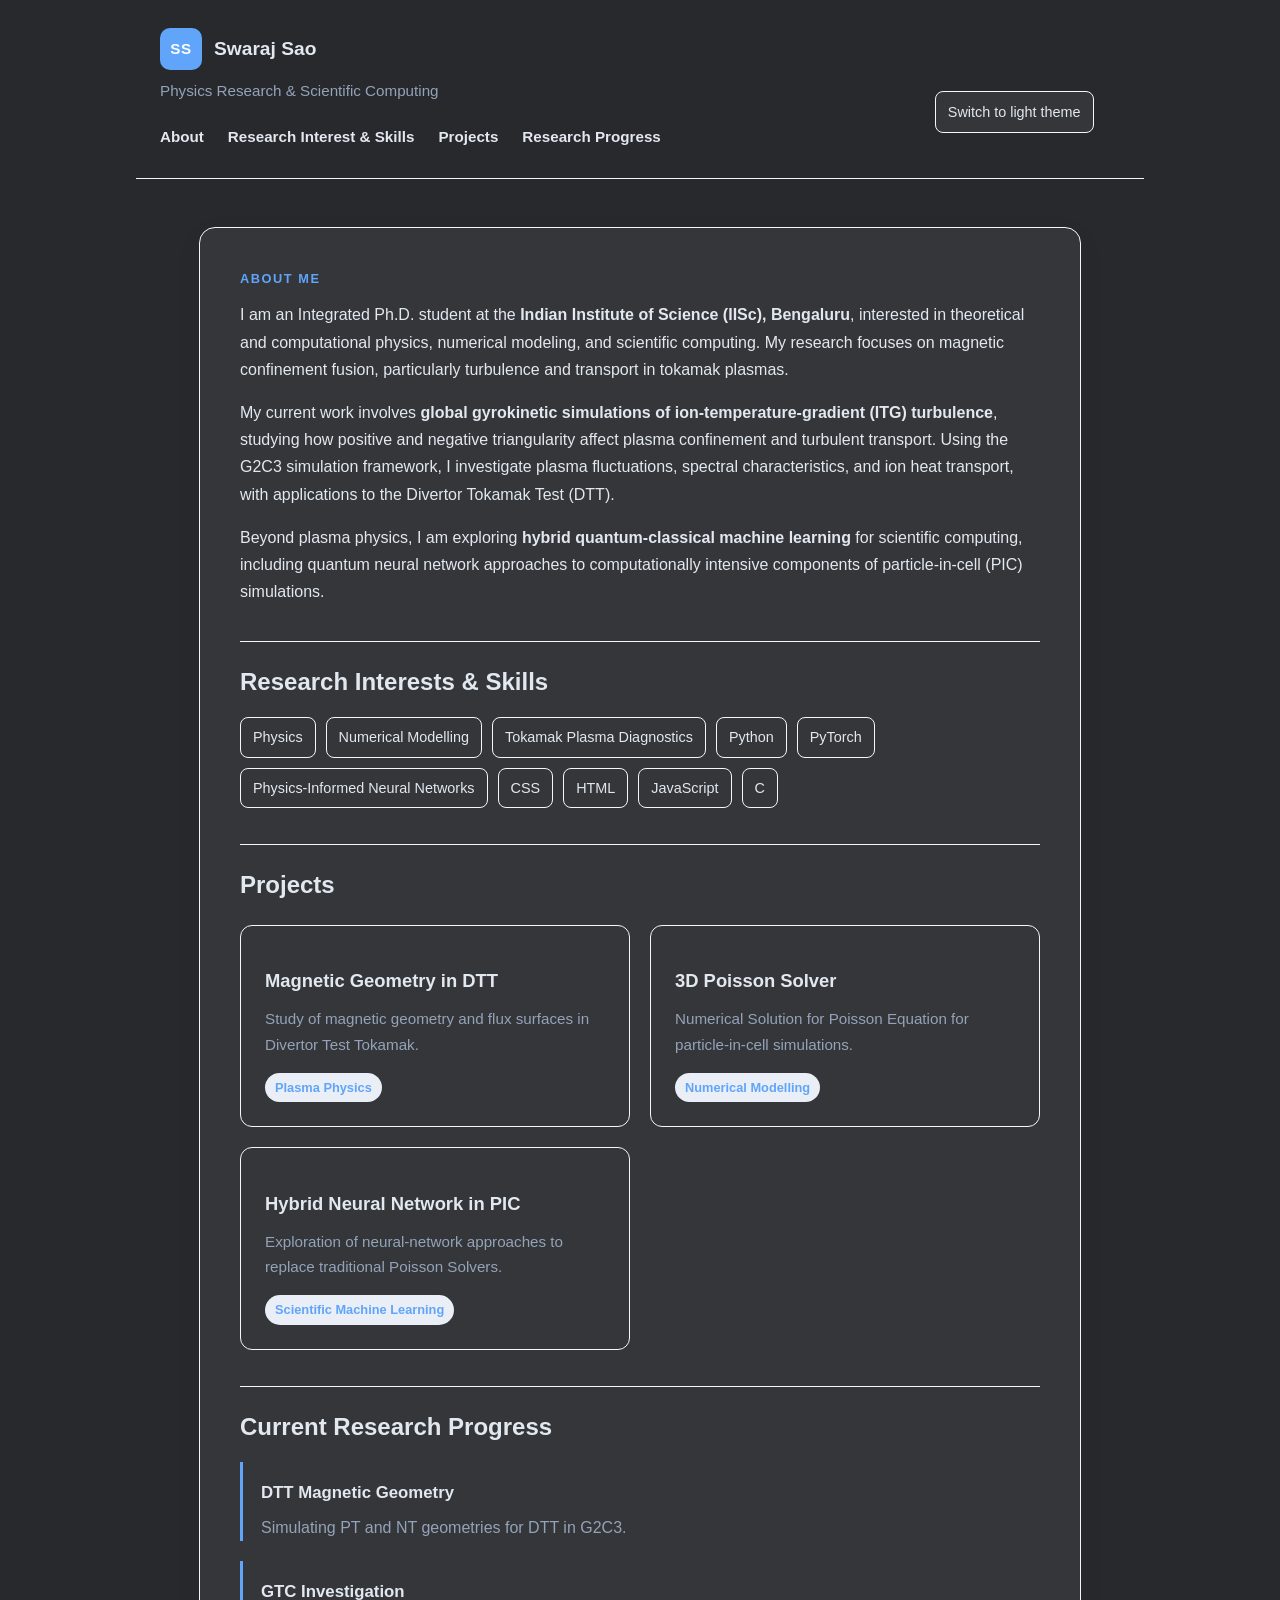
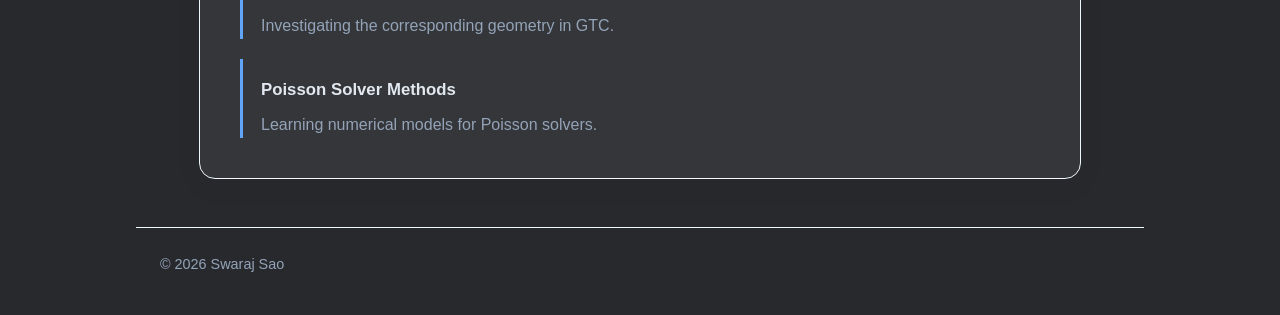
<file: Portfolio/index.html>
<!DOCTYPE html>
<html lang="en">


<head>
    <meta charset="UTF-8">
    <meta name="viewport" content="width=device-width, initial-scale=1.0">
    <title>Swaraj Sao | Physics Research</title>
    <link rel="stylesheet" href="style.css">
    <script src="script.js" defer></script>
</head>



<body>

    <header class="site-header">

    <a class="site-brand" href="#about" aria-label="Swaraj Sao home">
        <span class="site-logo" aria-hidden="true">SS</span>
        <span class="site-name">Swaraj Sao</span>
    </a>

    <p class="site-tagline">Physics Research & Scientific Computing</p>


        <nav class="site-nav" aria-label="Main navigation">
            <!-- Add four links here -->
             <a href="#about">About</a>
             <a href="#skills">Research Interest & Skills</a>
             <a href="#projects">Projects</a>
             <a href="#progress">Research Progress</a>
             <button id="theme-toggle" type="button">Switch to light theme</button>
        </nav>
    </header>


    <main>
        <section class="container" id="about">
            <p class="section-label">ABOUT ME</p>

                <p>
      I am an Integrated Ph.D. student at the
      <strong>Indian Institute of Science (IISc), Bengaluru</strong>,
      interested in theoretical and computational physics, numerical
      modeling, and scientific computing. My research focuses on
      magnetic confinement fusion, particularly turbulence and transport
      in tokamak plasmas.
    </p>

    <p>
      My current work involves <strong>global gyrokinetic simulations
      of ion-temperature-gradient (ITG) turbulence</strong>, studying
      how positive and negative triangularity affect plasma confinement
      and turbulent transport. Using the G2C3 simulation framework,
      I investigate plasma fluctuations, spectral characteristics,
      and ion heat transport, with applications to the Divertor Tokamak
      Test (DTT).
    </p>

    <p>
      Beyond plasma physics, I am exploring
      <strong>hybrid quantum-classical machine learning</strong>
      for scientific computing, including quantum neural network
      approaches to computationally intensive components of
      particle-in-cell (PIC) simulations.
    </p>

            <section class="content-section" id="skills">
                <h2>Research Interests & Skills</h2>
                
            <div class="skill-list">
                <span class="skill-tag">Physics</span>
                <span class="skill-tag">Numerical Modelling</span>
                <span class="skill-tag">Tokamak Plasma Diagnostics</span>
                <span class="skill-tag">Python</span>
                <span class="skill-tag">PyTorch</span>
                <span class="skill-tag">Physics-Informed Neural Networks</span>
                <span>CSS</span>
                <span>HTML</span>
                <span>JavaScript</span>
                <span>C</span>
            </div>

            </section>

            <section class="content-section" id="projects">
                <h2>Projects</h2>
                <div class="project-grid">

                <article class="project-card">
                    <h3>Magnetic Geometry in DTT</h3>
                    <p>
                        Study of magnetic geometry and flux surfaces
                        in Divertor Test Tokamak.
                    </p>

                    <p class="project-category">
                        Plasma Physics
                    </p>
                </article>

                <article class="project-card">
                    <h3>3D Poisson Solver</h3>
                    <p>
                        Numerical Solution for Poisson Equation 
                        for particle-in-cell simulations.
                    </p>

                    <p class="project-category">Numerical Modelling</p>
                </article>

                <article class="project-card">
                    <h3>Hybrid Neural Network in PIC</h3>
                    <p>
                        Exploration of neural-network approaches 
                        to replace traditional Poisson Solvers.
                    </p>

                    <p class="project-category">Scientific Machine Learning</p>
                </article>
                </div>
            </section>

            <section class="content-section" id="progress">
                <h2>Current Research Progress</h2>
               
                <div class="progress-list">
                    <article class="progress-item">
                        <h3>DTT Magnetic Geometry</h3>
                        <p>Simulating PT and NT geometries for DTT in G2C3.</p>
                    </article>

                    <article class="progress-item">
                        <h3>GTC Investigation</h3>
                        <p>Investigating the corresponding geometry in GTC.</p>
                    </article>

                    <article class="progress-item">
                        <h3>Poisson Solver Methods</h3>
                        <p>Learning numerical models for Poisson solvers.</p>
                    </article>
                </div>

            </section>
        </section>
    </main>

    <footer class="site-footer">
        <p>© 2026 Swaraj Sao</p>
        <!--
        <p><a href="" target="_blank" rel="noopener noreferrer">LinkedIn</a></p>
        -->
    </footer>
</body>



</html>
</file>
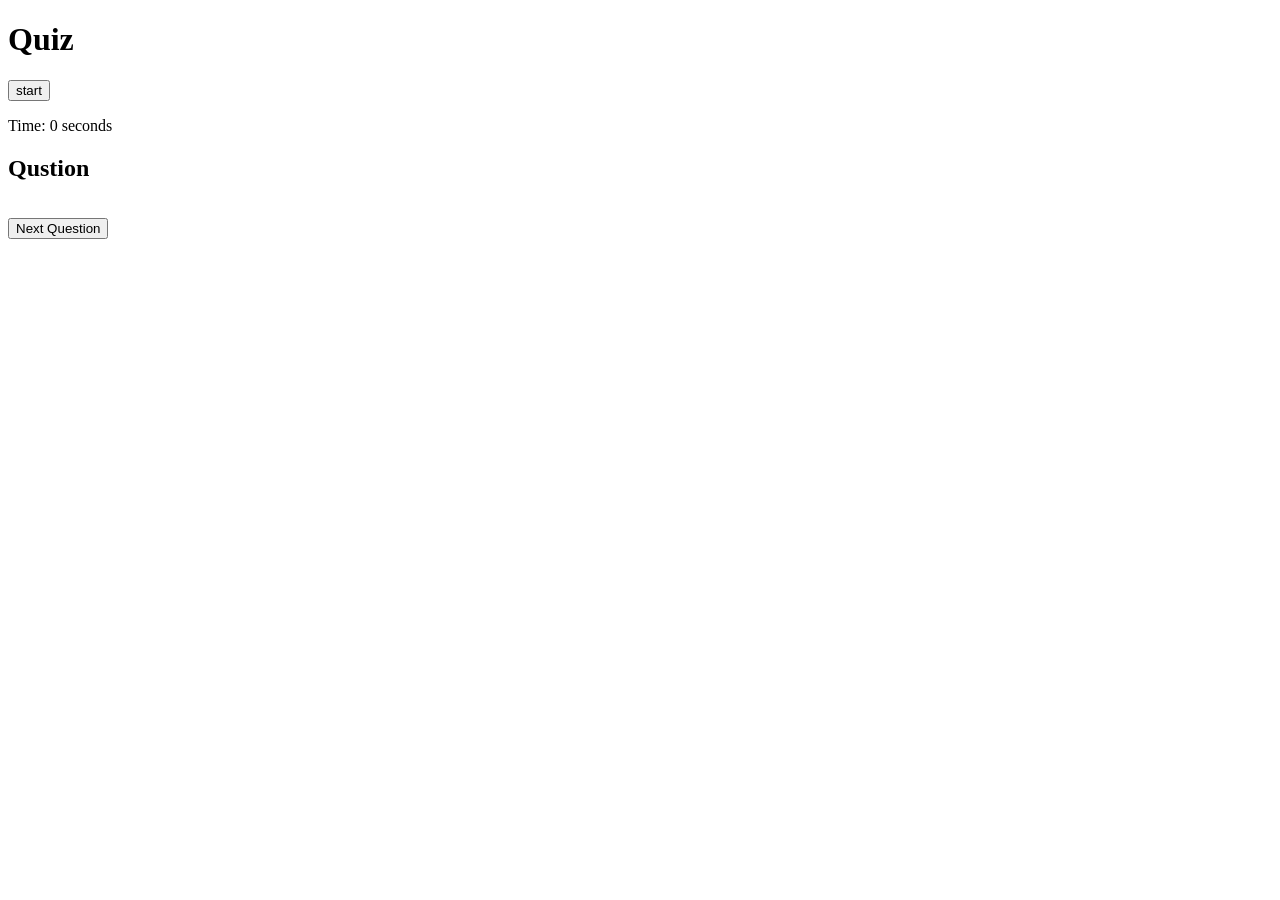
<file: quiz/index.html>
<!DOCTYPE html>

<html lang="en">
<head>
    <meta charset="UTF-8">
    <meta name="viewport" content="width=device-width, initial-scale=1.0">
    <title>Swaraj Sao | Physics Research</title>
    <link rel="stylesheet" href="style.css">
    <script src="script.js" defer></script>
</head>

    <body>
        <main></main>
        <h1>Quiz</h1>
        <button id="start-button">start</button>
        <p id="progress"></p>
        <p id="timer">Time: 0 seconds</p>
        <h2 id="question-text">Qustion</h2>
        <div
            id="answer-buttons"
            role="group"
            aria-label="Answer choices">
        </div>
        <p id="feedback" role="status" aria-live="polite"></p>
        <button id="next-button">Next Question</button>
        <button id="submit-button" hidden>Submit</button>

        <div id="result" hidden>
            <h2>Quiz Completed</h2>
            <p id="final-score"></p>
            <button id="restart-button">Restart</button>
        </div>
        <footer></footer>
    </body>
</html>
</file>
<file: Portfolio/style.css>
:root {
    --text-main: #e2e8f0;
    --bg-color: #27292d;
    --accent-color: #60a5fa;
    --muted-text: #94a3b8;
    --card-bg: #343639;
    --border-color: #eff7ff;

}

body {
    margin: 0;
    background-color: var(--bg-color);
    color: var(--text-main);
    font-family: Arial, Helvetica, sans-serif;
    line-height: 1.7;
    min-height: 100vh;
}


body.light-theme {
    --text-main: #1e293b;
    --bg-color: #f4f8fc;
    --accent-color: #2563eb;
    --muted-text: #64748b;
    --card-bg: #ffffff;
    --border-color: #27292d;
}

body.light-theme .skill-tag {
    background-color: var(--card-bg);
}

body.light-theme .project-card .project-category {
    background-color: #f2f7fd;
    color: var(--accent-color);
}

#theme-toggle {
    margin: -50px 0 0 250px;
    padding: 8px 12px;
    border: 1px solid var(--border-color);
    border-radius: 8px;
    background-color: var(--card-bg);
    color: var(--text-main);
    font: inherit;
    font-size: 0.9rem;
    cursor: pointer;
}

#theme-toggle:hover {
    border-color: var(--accent-color);
}

h1,
h2,
p {
    margin-top: 0;
}

h1 {
    font-size: clamp(2rem, 5vw, 3.25rem);
    line-height: 1.2;
    letter-spacing: -0.04em;
}

h2 {
    font-size: 1.5rem;
    line-height: 1.3;
}

.site-header {
    max-width: 960px;
    margin: 0 auto;
    padding: 28px 24px;
    border-bottom: 1px solid var(--border-color);
}


.site-brand {
    display: inline-flex;
    align-items: center;
    gap: 12px;
    margin-bottom: 8px;
    color: var(--text-main);
    text-decoration: none;
}

.site-logo {
    display: inline-flex;
    align-items: center;
    justify-content: center;
    width: 42px;
    height: 42px;
    border-radius: 10px;
    background-color: var(--accent-color);
    color: #ffffff;
    font-size: 0.95rem;
    font-weight: 700;
    letter-spacing: 0.04em;
}

.site-brand:hover .site-logo {
    opacity: 0.85;
}


.site-name {
    margin-bottom: 0;
    font-weight: 700;
    font-size: 1.2rem;
}

.site-tagline {
    margin-bottom: 0;
    color: var(--muted-text);
    font-size: 0.95rem;
}

.site-footer {
    max-width: 960px;
    margin: 0 auto;
    padding: 24px;
    color: var(--muted-text);
    border-top: 1px solid var(--border-color);
    font-size: 0.9rem;
}

.site-nav {
    display: flex;
    flex-wrap: wrap;
    align-items: center;
    gap: 24px;
    margin-top: 20px;
}

.site-nav a {
    color: var(--text-main);
    text-decoration: none;
    font-size: 0.95rem;
    font-weight: 600;
    transition: color 0.2s ease;
}

.site-nav a:hover {
    color: var(--accent-color);
}

main {
    display: flex;
    justify-content: center;
    padding: 48px 24px;
}

.container {
    width: 100%;
    max-width: 800px;
    padding: 40px;
    border: 1px solid var(--border-color);
    border-radius: 16px;
    background-color: var(--card-bg);
    box-shadow: 0 8px 30px rgba(15, 23, 42, 0.04);
}

.section-label {
    margin-bottom: 12px;
    color: var(--accent-color);
    font-size: 0.8rem;
    font-weight: 700;
    letter-spacing: 0.12em;
}

.intro {
    max-width: 680px;
    color: var(--muted-text);
    font-size: 1.1rem;
}

.content-section {
    margin-top: 36px;
    padding-top: 24px;
    border-top: 1px solid var(--border-color);
}

.content-section ul {
    padding-left: 24px;
}

.content-section li {
    margin-bottom: 8px;
}


.skill-list {
    display: flex;
    flex-wrap: wrap;
    gap: 10px;
    margin-top: 18px;
}

.skill-tag,
.skill-list span {
    padding: 7px 12px;
    border: 1px solid var(--border-color);
    border-radius: 8px;
    background-color: var(--card-bg);
    color: var(--text-main);
    font-size: 0.9rem;
}

.project-grid {
    display: grid;
    grid-template-columns: repeat(2, minmax(0, 1fr));
    gap: 20px;
    margin-top: 24px;
}

.project-card {
    padding: 24px;
    border: 1px solid var(--border-color);
    border-radius: 12px;
    background-color: var(--card-bg);
    transition: transform 0.2s ease, box-shadow 0.2s ease;
}

.project-card h3 {
    margin-bottom: 12px;
    font-size: 1.15rem;
    line-height: 1.4;
}

.project-card p {
    color: var(--muted-text);
    font-size: 0.95rem;
}

.project-card .project-category {
    display: inline-block;
    margin-bottom: 0;
    padding: 4px 10px;
    border-radius: 20px;
    background-color: #eaeef6;
    color: var(--accent-color);
    font-size: 0.8rem;
    font-weight: 600;
}

.project-card:hover {
    transform: translateY(-2px);
    box-shadow: 0 8px 24px rgba(15, 23, 42, 0.08);
}

.progress-list {
    display: grid;
    gap: 20px;
    margin-top: 20px;
}

.progress-item {
    padding-left: 18px;
    border-left: 3px solid var(--accent-color);
}

.progress-item h3 {
    margin-bottom: 6px;
    font-size: 1.05rem;
}

.progress-item p {
    margin-bottom: 0;
    color: var(--muted-text);
}



@media (max-width: 600px) {
    main {
        padding: 24px 16px;
    }

    .site-header {
        padding: 22px 16px;
    }

    .container {
        padding: 24px 20px;
    }

    .site-footer {
        padding: 20px 16px;
    }

    .project-grid {
    grid-template-columns: 1fr;
    }
}
</file>
<file: quiz/style.css>
button.selected {
  color: black;
  outline: 3px solid rgb(118, 155, 255);
}

.feedback-correct {
  color: #15803d;
  font-weight: bold;
}

.feedback-incorrect {
  color: #b91c1c;
  font-weight: bold;
}

button:focus-visible {
  outline: 3px solid #7c3aed;
  outline-offset: 3px;
}

.quiz-container {
  width: 90%;
  max-width: 600px;
  margin: 20px auto;
  padding: 20px;
  box-sizing: border-box;
}

#answer-buttons {
  display: grid;
  grid-template-columns: repeat(2, minmax(0, 1fr));
  gap: 10px;
}

#answer-buttons button {
  width: 100%;
  min-width: 0;
  padding: 12px;
}

@media (max-width: 480px) {
  .quiz-container {
    width: 100%;
    padding: 16px;
    margin: 0 auto;
  }

  #answer-buttons {
    grid-template-columns: 1fr;
  }
}
</file>
